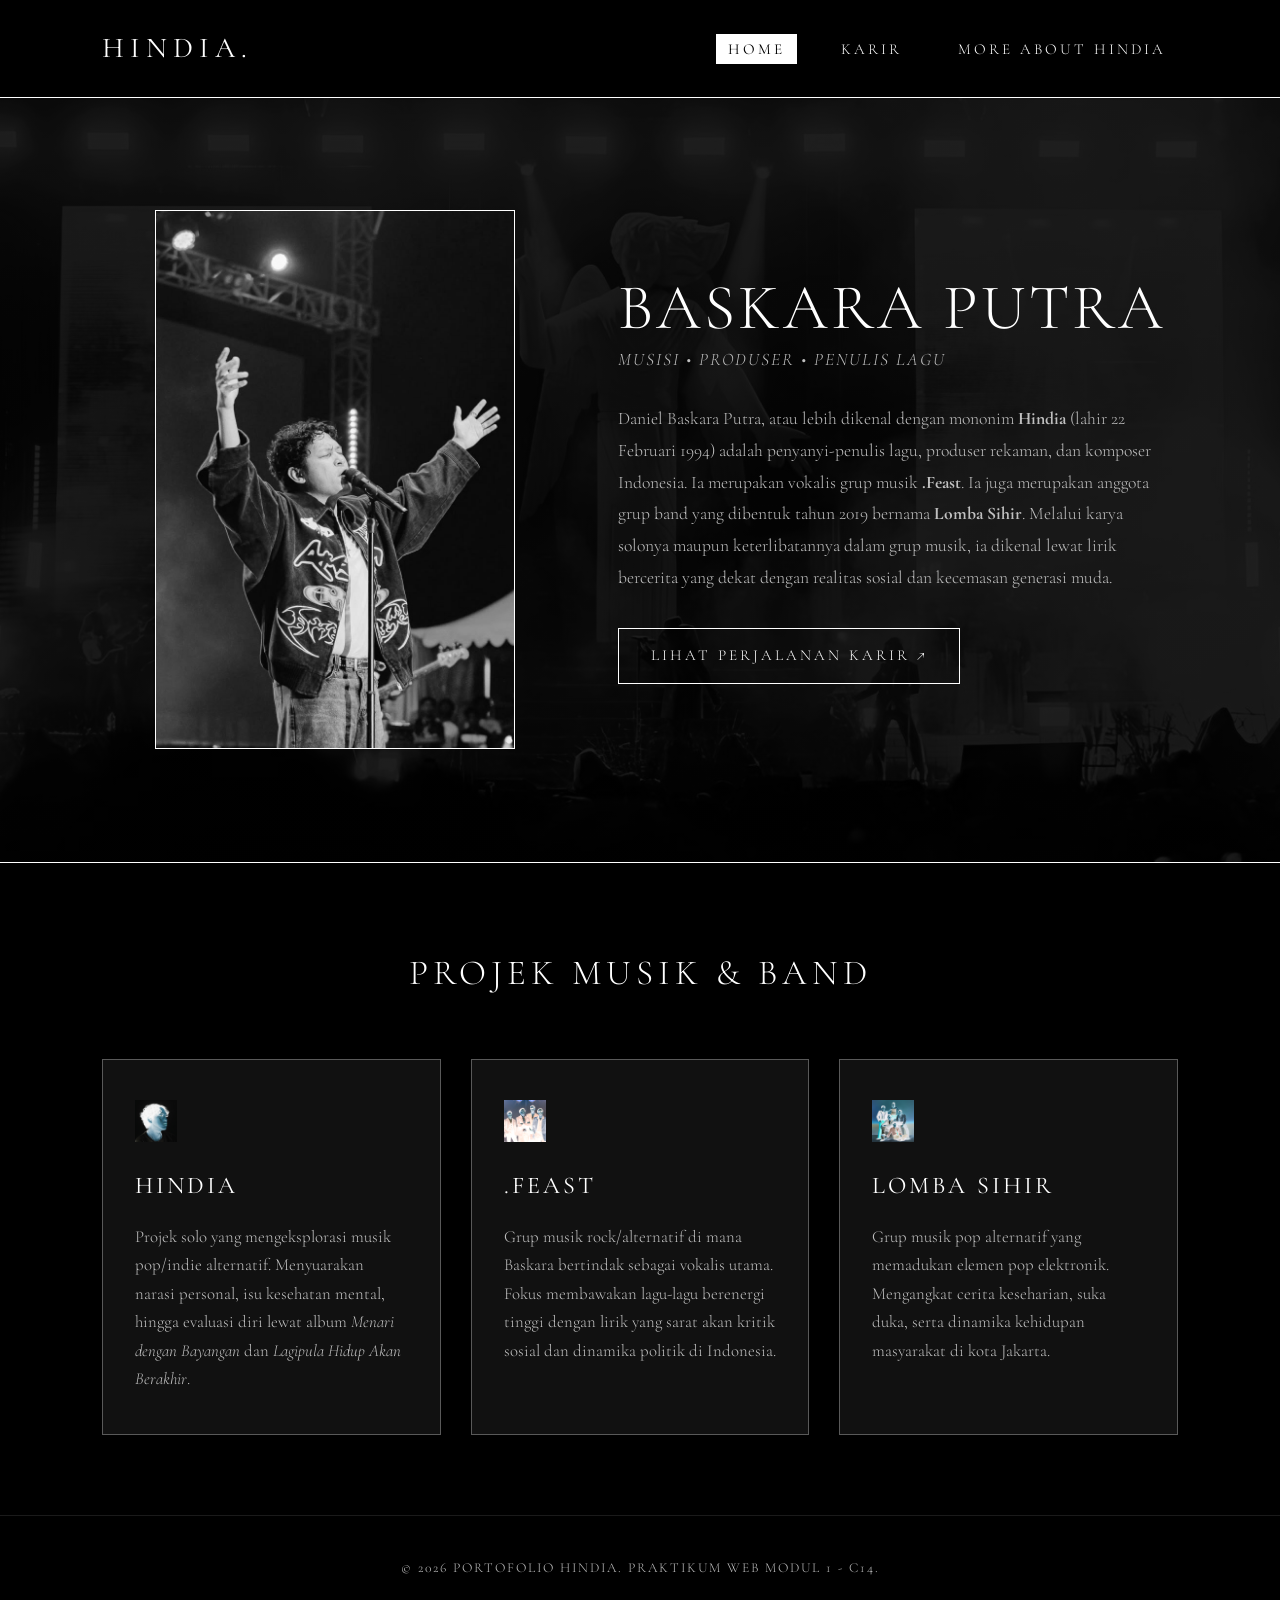
<file: index.html>
<!DOCTYPE html>
<html lang="id">
<head>
    <meta charset="UTF-8">
    <meta name="viewport" content="width=device-width, initial-scale=1.0">
    <title>Hindia | Official Website</title>
    <link rel="preconnect" href="https://fonts.googleapis.com">
    <link rel="preconnect" href="https://fonts.gstatic.com" crossorigin>
    <link href="https://fonts.googleapis.com/css2?family=Cormorant+Garamond:ital,wght@0,300;0,400;0,600;1,300;1,400&family=Inter:wght@300;400;600;700&display=swap" rel="stylesheet">
    <link rel="stylesheet" href="style-home.css">
</head>

<body>
    <header class="navbar">
        <div class="logo">HINDIA.</div>
        <nav>
            <ul class="nav-links">
                <li><a href="index.html" class="active">HOME</a></li>
                <li><a href="cv.html">KARIR</a></li>
                <li><a href="portfolio.html">MORE ABOUT HINDIA</a></li>
            </ul>
        </nav>
    </header>

    <section class="hero-section">
        <div class="hero-image">
            <img src="assets/Baskara putra Hindia.jpg" alt="Foto Baskara Putra (Hindia)">
        </div>

        <div class="hero-content">
            <h1 class="hero-title">BASKARA PUTRA</h1>
            <p class="hero-subtitle">MUSISI • PRODUSER • PENULIS LAGU</p>
            <p class="hero-description">
                Daniel Baskara Putra, atau lebih dikenal dengan mononim <b>Hindia</b> (lahir 22 Februari 1994) adalah penyanyi-penulis lagu, produser rekaman, dan komposer Indonesia. Ia merupakan vokalis grup musik <b>.Feast</b>. Ia juga merupakan anggota grup band yang dibentuk tahun 2019 bernama <b>Lomba Sihir</b>. Melalui karya solonya maupun keterlibatannya dalam grup musik, ia dikenal lewat lirik bercerita yang dekat dengan realitas sosial dan kecemasan generasi muda.
            </p>
            <a href="cv.html" class="btn-cta">LIHAT PERJALANAN KARIR ↗</a>
        </div>
    </section>

    <section class="band-section">
        <h2>PROJEK MUSIK & BAND</h2>
        <div class="band-grid">
            
            <div class="band-card">
                <img src="assets/spotify-profile-picture-hindia-3000x3000.jpg" alt="Logo Hindia" class="band-icon">
                <h3><a href="https://open.spotify.com/artist/51kyrUsAVqUBcoDEMFkX12?si=bd57cd3b3973432b">HINDIA</a></h3>
                <p>
                    Projek solo yang mengeksplorasi musik pop/indie alternatif. Menyuarakan narasi personal, isu kesehatan mental, hingga evaluasi diri lewat album <em>Menari dengan Bayangan</em> dan <em>Lagipula Hidup Akan Berakhir</em>.
                </p>
            </div>

            <div class="band-card">
                <img src="assets/spotify-profile-picture-feast-3000x3000.jpg" alt="Logo .Feast" class="band-icon">
                <h3><a href="https://open.spotify.com/artist/7Gy1PxqrgsiqWF6JNYPHeB?si=d4a4dc573a984864">.FEAST</a></h3>
                <p>
                    Grup musik rock/alternatif di mana Baskara bertindak sebagai vokalis utama. Fokus membawakan lagu-lagu berenergi tinggi dengan lirik yang sarat akan kritik sosial dan dinamika politik di Indonesia.
                </p>
            </div>

            <div class="band-card">
                <img src="assets/spotify-profile-picture-lomba-sihir-3000x3000.jpg" alt="Logo Lomba Sihir" class="band-icon">
                <h3><a href="https://open.spotify.com/artist/6wD3vtAV0P3gWB9zLs7I4j?si=891be4e5d7d04f18">LOMBA SIHIR</a></h3>
                <p>
                    Grup musik pop alternatif yang memadukan elemen pop elektronik. Mengangkat cerita keseharian, suka duka, serta dinamika kehidupan masyarakat di kota Jakarta.
                </p>
            </div>

        </div>
    </section>

    <footer>
        <p>&copy; 2026 PORTOFOLIO HINDIA. PRAKTIKUM WEB MODUL 1 - C14.</p>
    </footer>

</body>
</html>
</file>
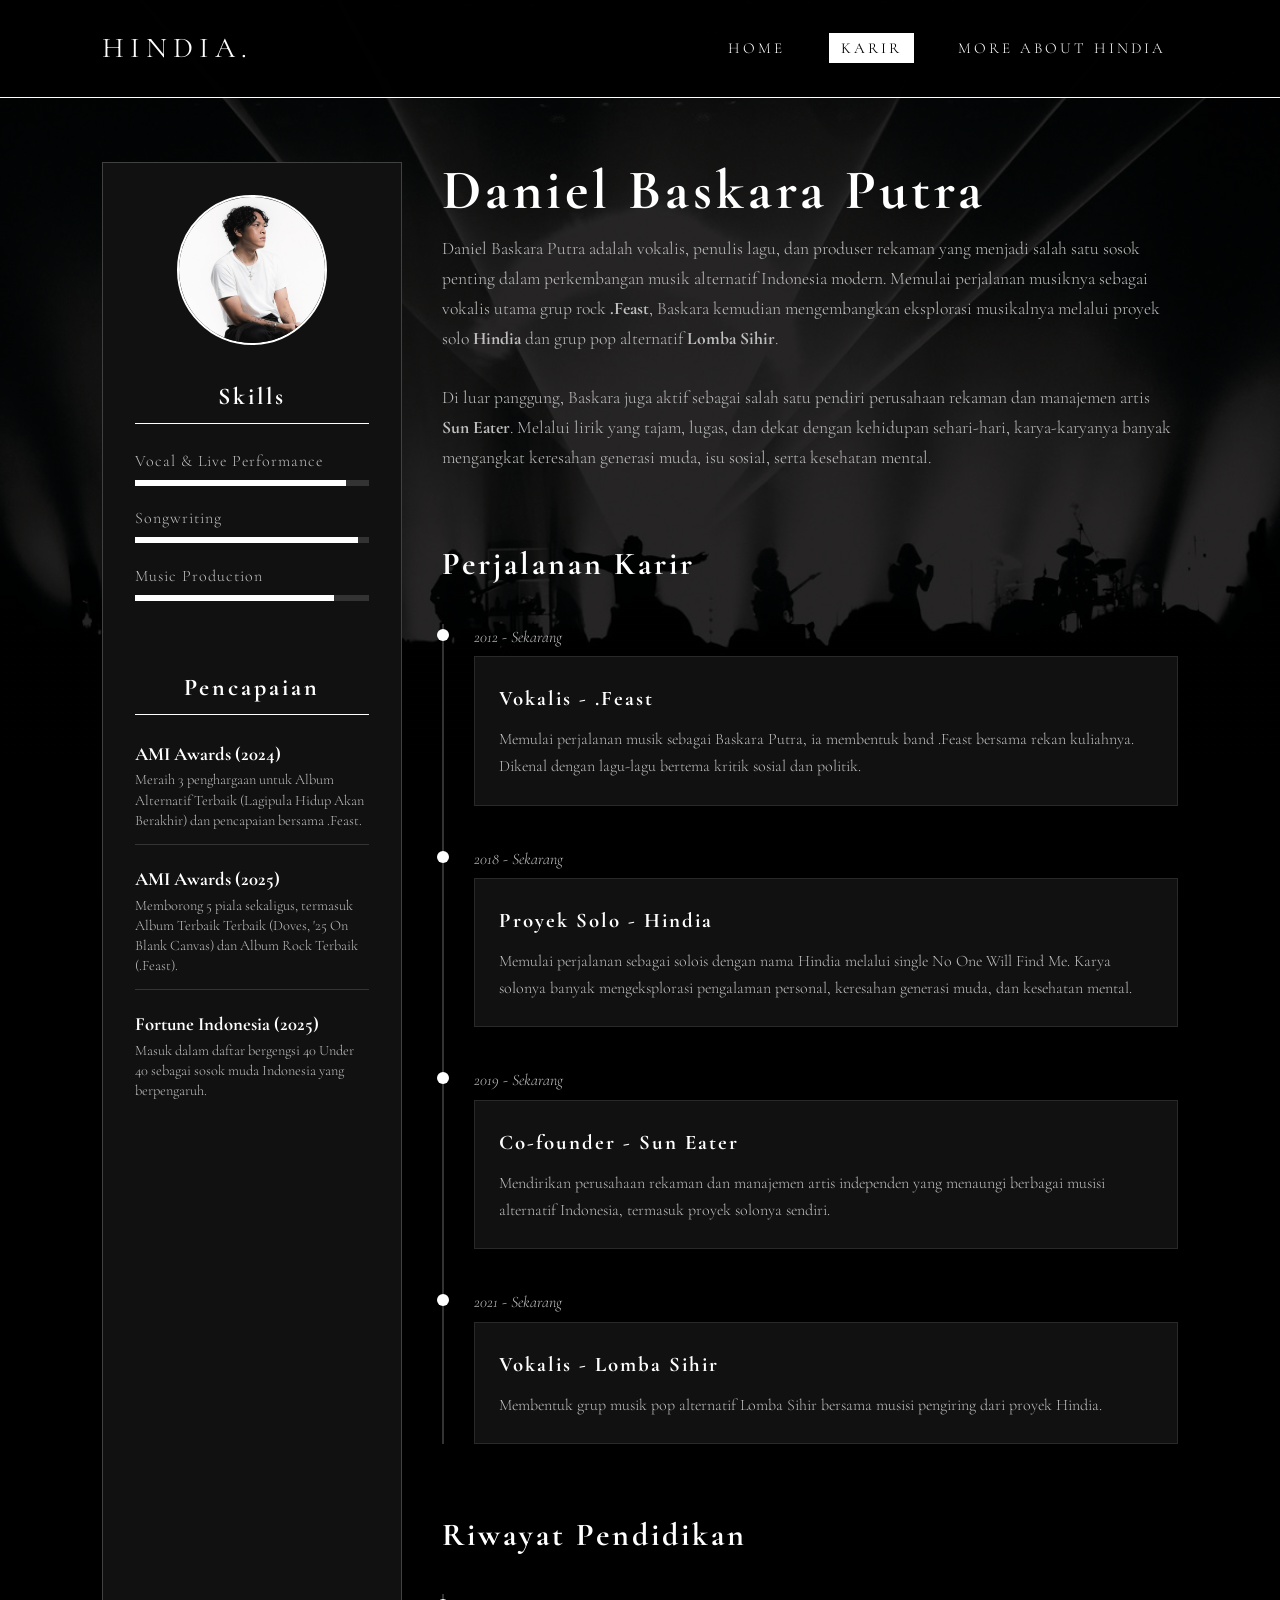
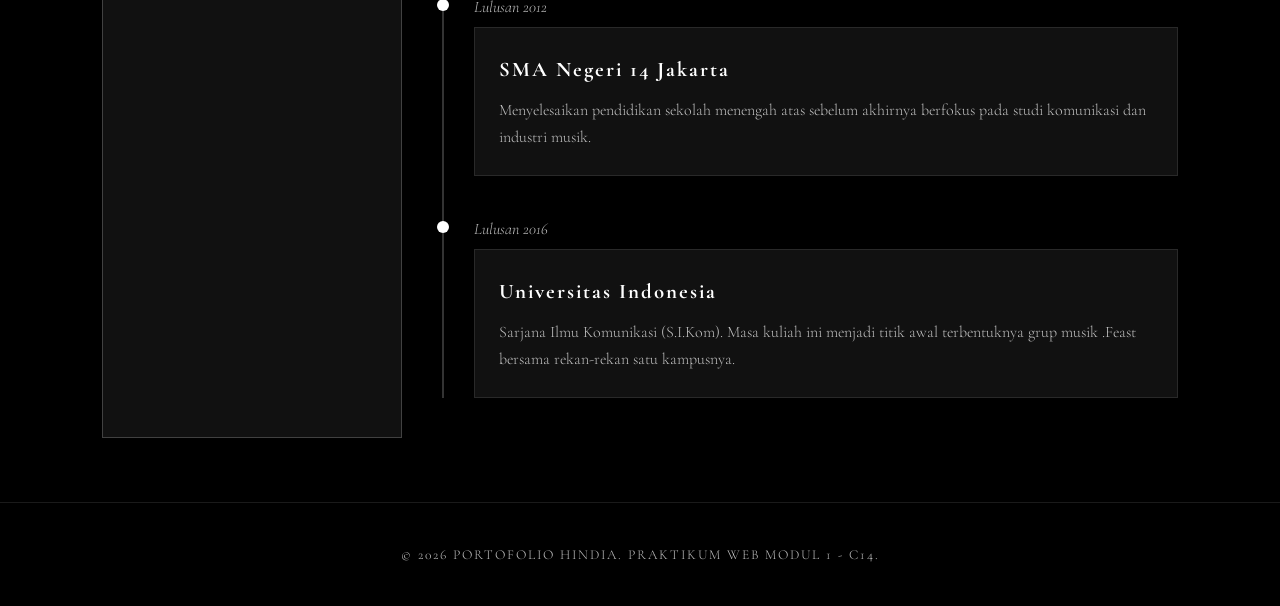
<file: cv.html>
<!DOCTYPE html>
<html lang="id">
<head>
    <meta charset="UTF-8">
    <meta name="viewport" content="width=device-width, initial-scale=1.0">
    <title>Karir | Baskara Putra (Hindia)</title>
    <link rel="preconnect" href="https://fonts.googleapis.com">
    <link rel="preconnect" href="https://fonts.gstatic.com" crossorigin>
    <link href="https://fonts.googleapis.com/css2?family=Cormorant+Garamond:ital,wght@0,300;0,400;0,600;1,300;1,400&family=Inter:wght@300;400&display=swap" rel="stylesheet">
    <link rel="stylesheet" href="style-cv.css">
</head>

<body>
    <header class="navbar">
        <div class="logo">HINDIA.</div>
        <nav>
            <ul class="nav-links">
                <li><a href="index.html">HOME</a></li>
                <li><a href="cv.html" class="active">KARIR</a></li>
                <li><a href="portfolio.html">MORE ABOUT HINDIA</a></li>
            </ul>
        </nav>
    </header>

    <main class="cv-container">
        <aside class="cv-sidebar">
            <div class="profile-pic-container">
                <img src="assets/hindia-profile.jpg" alt="Baskara Profile" class="profile-pic">
            </div>
            <h2 class="sidebar-title">Skills</h2>
            <div class="skills-section">
                <div class="skill-item">
                    <span>Vocal & Live Performance</span>
                    <div class="skill-bar"><div class="skill-level" style="width: 90%;"></div></div>
                </div>
                <div class="skill-item">
                    <span>Songwriting</span>
                    <div class="skill-bar"><div class="skill-level" style="width: 95%;"></div></div>
                </div>
                <div class="skill-item">
                    <span>Music Production</span>
                    <div class="skill-bar"><div class="skill-level" style="width: 85%;"></div></div>
                </div>
            </div>

            <h2 class="sidebar-title" style="margin-top: 3rem;">Pencapaian</h2>
            <ul class="sidebar-awards">
                <li>
                    <h3>AMI Awards (2024)</h3>
                    <span>Meraih 3 penghargaan untuk Album Alternatif Terbaik (Lagipula Hidup Akan Berakhir) dan pencapaian bersama .Feast.</span>
                </li>
                <li>
                    <h3>AMI Awards (2025)</h3>
                    <span>Memborong 5 piala sekaligus, termasuk Album Terbaik Terbaik (Doves, '25 On Blank Canvas) dan Album Rock Terbaik (.Feast).</span>
                </li>
                <li>
                    <h3>Fortune Indonesia (2025)</h3>
                    <span>Masuk dalam daftar bergengsi 40 Under 40 sebagai sosok muda Indonesia yang berpengaruh.</span>
                </li>
            </ul>
        </aside>

        <section class="cv-content">
            <h1 class="cv-name">Daniel Baskara Putra</h1>
            <p class="cv-bio">
                Daniel Baskara Putra adalah vokalis, penulis lagu, dan produser rekaman yang menjadi salah satu sosok penting dalam perkembangan musik alternatif Indonesia modern. Memulai perjalanan musiknya sebagai vokalis utama grup rock <b>.Feast</b>, Baskara kemudian mengembangkan eksplorasi musikalnya melalui proyek solo <b>Hindia</b> dan grup pop alternatif <b>Lomba Sihir</b>.
                <br><br>
                Di luar panggung, Baskara juga aktif sebagai salah satu pendiri perusahaan rekaman dan manajemen artis <b>Sun Eater</b>. Melalui lirik yang tajam, lugas, dan dekat dengan kehidupan sehari-hari, karya-karyanya banyak mengangkat keresahan generasi muda, isu sosial, serta kesehatan mental.
            </p>
            <h2 class="section-title">Perjalanan Karir</h2>
            <div class="timeline">
                <div class="timeline-item">
                    <div class="timeline-year">2012 - Sekarang</div>
                    <div class="timeline-content-box">
                        <h3>Vokalis - .Feast</h3>
                        <p>Memulai perjalanan musik sebagai Baskara Putra, ia membentuk band .Feast bersama rekan kuliahnya. Dikenal dengan lagu-lagu bertema kritik sosial dan politik.</p>
                    </div>
                </div>
                <div class="timeline-item">
                    <div class="timeline-year">2018 - Sekarang</div>
                    <div class="timeline-content-box">
                        <h3>Proyek Solo - Hindia</h3>
                        <p>Memulai perjalanan sebagai solois dengan nama Hindia melalui single No One Will Find Me. Karya solonya banyak mengeksplorasi pengalaman personal, keresahan generasi muda, dan kesehatan mental.</p>
                    </div>
                </div>
                <div class="timeline-item">
                    <div class="timeline-year">2019 - Sekarang</div>
                    <div class="timeline-content-box">
                        <h3>Co-founder - Sun Eater</h3>
                        <p>Mendirikan perusahaan rekaman dan manajemen artis independen yang menaungi berbagai musisi alternatif Indonesia, termasuk proyek solonya sendiri.</p>
                    </div>
                </div>
                <div class="timeline-item">
                    <div class="timeline-year">2021 - Sekarang</div>
                    <div class="timeline-content-box">
                        <h3>Vokalis - Lomba Sihir</h3>
                        <p>Membentuk grup musik pop alternatif Lomba Sihir bersama musisi pengiring dari proyek Hindia.</p>
                    </div>
                </div>
            </div>

            <h2 class="section-title">Riwayat Pendidikan</h2>
            <div class="timeline">
                <div class="timeline-item">
                    <div class="timeline-year">Lulusan 2012</div>
                    <div class="timeline-content-box">
                        <h3>SMA Negeri 14 Jakarta</h3>
                        <p>Menyelesaikan pendidikan sekolah menengah atas sebelum akhirnya berfokus pada studi komunikasi dan industri musik.</p>
                    </div>
                </div>

                <div class="timeline-item">
                    <div class="timeline-year">Lulusan 2016</div>
                    <div class="timeline-content-box">
                        <h3>Universitas Indonesia</h3>
                        <p>Sarjana Ilmu Komunikasi (S.I.Kom). Masa kuliah ini menjadi titik awal terbentuknya grup musik .Feast bersama rekan-rekan satu kampusnya.</p>
                    </div>
                </div>
            </div>
            
        </section>
    </main>

    <footer>
        <p>© 2026 PORTOFOLIO HINDIA. PRAKTIKUM WEB MODUL 1 - C14.</p>
    </footer>
</body>
</html>
</file>
<file: style-home.css>
* {
    margin: 0;
    padding: 0;
    box-sizing: border-box;
    font-family: 'Cormorant Garamond', 'Times New Roman', Times, serif;
    border-radius: 0 !important;
}

:root {
    --color-black: #000000;
    --color-card-bg: #111111;
    --color-white: #ffffff;
    --color-light-gray: #c0c0c0;
}

body {
    background-color: var(--color-black);
    color: var(--color-white);
    line-height: 1.7;
    font-weight: 300; 
    font-size: 1.1rem;
}

b, strong {
    font-weight: 700;
}

.navbar {
    position: sticky;
    top: 0;
    z-index: 1000;
    background-color: rgba(0, 0, 0, 0.95);
    display: flex;
    justify-content: space-between;
    align-items: center;
    padding: 1.5rem 8%;
    border-bottom: 1px solid var(--color-white);
}

.logo {
    font-size: 1.8rem;
    font-weight: 400;
    letter-spacing: 6px;
    color: var(--color-white);
}

.nav-links {
    display: flex;
    list-style: none;
    gap: 32px;
}

.nav-links a {
    color: var(--color-white);
    text-decoration: none;
    font-weight: 300;
    font-size: 0.95rem;
    letter-spacing: 3px;
    padding: 6px 12px;
    transition: all 0.2s ease;
}

.nav-links a:hover,
.nav-links a.active {
    background-color: var(--color-white);
    color: var(--color-black);
    font-weight: 400;
}

.hero-section {
    position: relative;
    display: flex;
    align-items: center;
    justify-content: space-between;
    min-height: 85vh;
    padding: 4rem 8%;
    gap: 50px;
    
    background: linear-gradient(
        rgba(0, 0, 0, 0.88), 
        rgba(0, 0, 0, 0.88)
    ), url('assets/home-bg.jpg');
    background-size: cover;
    background-position: center;
    border-bottom: 1px solid var(--color-white);
    filter: grayscale(100%);
}

.hero-image {
    flex: 1;
    display: flex;
    justify-content: center;
}

.hero-image img {
    width: 100%;
    max-width: 360px;
    height: auto;
    border: 1px solid var(--color-white);
    filter: grayscale(100%);
    object-fit: cover;
}

.hero-content {
    flex: 1.2;
    max-width: 600px;
}

.badge {
    border: 1px solid var(--color-white);
    color: var(--color-white);
    padding: 4px 14px;
    font-size: 0.85rem;
    font-weight: 300;
    display: inline-block;
    margin-bottom: 1.5rem;
    letter-spacing: 3px;
    font-style: italic;
}

.hero-title {
    font-size: 4rem; 
    font-weight: 300;
    color: var(--color-white);
    margin-bottom: 0.3rem;
    letter-spacing: 3px;
    line-height: 1;
}

.hero-subtitle {
    font-size: 1.1rem;
    color: var(--color-light-gray);
    margin-bottom: 1.8rem;
    font-weight: 300;
    letter-spacing: 2px;
    font-style: italic;
}

.hero-description {
    color: var(--color-light-gray);
    margin-bottom: 2.2rem;
    font-size: 1.1rem;
    font-weight: 300;
    line-height: 1.8;
}

.hero-description b, 
.hero-description strong {
    font-weight: 700;
}

.btn-cta {
    display: inline-block;
    padding: 14px 32px;
    background-color: transparent;
    color: var(--color-white);
    text-decoration: none;
    font-weight: 300;
    font-size: 0.95rem;
    letter-spacing: 3px;
    border: 1px solid var(--color-white);
    transition: all 0.3s ease;
}

.btn-cta:hover {
    background-color: var(--color-white);
    color: var(--color-black);
}

.band-section {
    padding: 5rem 8%;
    background-color: var(--color-black);
}

.band-section h2 {
    font-size: 2.2rem;
    font-weight: 300;
    margin-bottom: 3.5rem;
    color: var(--color-white);
    text-align: center;
    letter-spacing: 5px;
}

.band-grid {
    display: grid;
    grid-template-columns: repeat(3, 1fr);
    gap: 30px;
}

.band-card {
    background-color: var(--color-card-bg);
    padding: 2.5rem 2rem;
    border: 1px solid rgba(255, 255, 255, 0.3);
    transition: all 0.3s ease;
    display: flex;
    flex-direction: column;
    align-items: flex-start;
}


.band-card:hover {
    transform: translateY(-6px);
    border-color: var(--color-white);
    background-color: var(--color-white);
    color: var(--color-black);
}

.band-card:hover h3, 
.band-card:hover p,
.band-card:hover a {
    color: var(--color-black);
}

.band-icon {
    width: 42px;
    height: 42px;
    object-fit: contain;
    margin-bottom: 1.5rem;
    filter: invert(100%);
    transition: filter 0.3s ease;
}

.band-card:hover .band-icon {
    filter: invert(0%);
}

.band-card h3, .band-card a {
    font-size: 1.5rem;
    font-weight: 400;
    margin-bottom: 1rem;
    letter-spacing: 3px;
    color: var(--color-white);
    text-decoration: none;
}

.band-card p {
    color: var(--color-light-gray);
    font-size: 1.05rem;
    font-weight: 300;
    line-height: 1.7;
}

footer {
    text-align: center;
    padding: 2.5rem;
    background-color: var(--color-black);
    color: var(--color-light-gray);
    font-size: 0.85rem;
    font-weight: 300;
    letter-spacing: 2px;
    border-top: 1px solid rgba(255, 255, 255, 0.1);
}

@media (max-width: 768px) {
    .navbar {
        flex-direction: column;
        gap: 15px;
    }

    .hero-section {
        flex-direction: column;
        text-align: center;
        padding: 3rem 5%;
    }

    .hero-title {
        font-size: 2.8rem;
    }

    .band-grid {
        grid-template-columns: 1fr;
    }
}

@media (max-width: 1024px) and (min-width: 769px) {
    .band-grid {
        grid-template-columns: repeat(2, 1fr);
    }
    .hero-section {
        gap: 30px;
        padding: 4rem 5%;
    }
}

@media (max-width: 768px) {
    .navbar {
        flex-direction: column;
        gap: 15px;
    }

    .hero-section {
        flex-direction: column;
        text-align: center;
        padding: 3rem 5%;
    }

    .hero-title {
        font-size: 2.8rem;
    }

    .band-grid {
        grid-template-columns: 1fr;
    }
}
</file>
<file: style-cv.css>
:root {
    --color-black: #000000;
    --color-card-bg: #111111;
    --color-white: #ffffff;
    --color-light-gray: #c0c0c0;
    --color-accent: #333333;
}

* {
    margin: 0;
    padding: 0;
    box-sizing: border-box;
    font-family: 'Cormorant Garamond', 'Times New Roman', Times, serif;
}

body {
    background-color: var(--color-black);
    color: var(--color-white);
    line-height: 1.7;
    font-weight: 300;

    background-image: linear-gradient(rgba(0, 0, 0, 0.85), rgba(0, 0, 0, 0.85)), url('assets/cv-bg.jpg');
    background-size: cover;
    background-attachment: fixed;
    background-position: center;
}

.navbar {
    position: sticky;
    top: 0;
    z-index: 1000;
    background-color: rgba(0, 0, 0, 0.95);
    display: flex;
    justify-content: space-between;
    align-items: center;
    padding: 1.5rem 8%;
    border-bottom: 1px solid var(--color-white);
}

.logo {
    font-size: 1.8rem;
    font-weight: 400;
    letter-spacing: 6px;
    color: var(--color-white);
}

.nav-links {
    display: flex;
    list-style: none;
    gap: 32px;
}

.nav-links a {
    color: var(--color-white);
    text-decoration: none;
    font-weight: 300;
    font-size: 0.95rem;
    letter-spacing: 3px;
    padding: 6px 12px;
    transition: all 0.2s ease;
}

.nav-links a:hover,
.nav-links a.active {
    background-color: var(--color-white);
    color: var(--color-black);
    font-weight: 400;
}

footer {
    text-align: center;
    padding: 2.5rem;
    background-color: var(--color-black);
    color: var(--color-light-gray);
    font-size: 0.85rem;
    font-weight: 300;
    letter-spacing: 2px;
    border-top: 1px solid rgba(255, 255, 255, 0.1);
}

.cv-container {
    display: grid;
    grid-template-columns: 300px 1fr;
    gap: 40px;
    padding: 4rem 8%;
    min-height: 80vh;
}

.cv-sidebar {
    background-color: var(--color-card-bg);
    padding: 2rem;
    border: 1px solid rgba(255, 255, 255, 0.2);
    display: flex;
    flex-direction: column;
    align-items: center;
}

.profile-pic-container {
    width: 150px;
    height: 150px;
    border-radius: 50%;
    overflow: hidden;
    margin-bottom: 2rem;
    border: 2px solid var(--color-white);
}

.profile-pic {
    width: 100%;
    height: 100%;
    object-fit: cover;
}

.sidebar-title {
    font-size: 1.5rem;
    letter-spacing: 3px;
    margin-bottom: 1.5rem;
    border-bottom: 1px solid var(--color-white);
    padding-bottom: 5px;
    width: 100%;
    text-align: center;
}

.skills-section {
    width: 100%;
}

.skill-item {
    margin-bottom: 1.2rem;
}

.skill-item span {
    font-size: 1rem;
    letter-spacing: 1px;
    display: block;
    margin-bottom: 5px;
    color: var(--color-light-gray);
}

.skill-bar {
    width: 100%;
    height: 6px;
    background-color: #333;
}

.skill-level {
    height: 100%;
    background-color: var(--color-white);
}

.sidebar-awards {
    list-style: none;
    width: 100%;
}

.sidebar-awards li {
    margin-bottom: 1.2rem;
    border-bottom: 1px solid rgba(255, 255, 255, 0.15);
    padding-bottom: 0.8rem;
}

.sidebar-awards li:last-child {
    border-bottom: none;
    margin-bottom: 0;
}

.sidebar-awards li span {
    color: var(--color-light-gray);
    font-size: 0.9rem;
    line-height: 1.4;
    display: block;
}

.cv-name {
    font-size: 3.5rem;
    letter-spacing: 4px;
    line-height: 1;
    margin-bottom: 1rem;
}

.cv-bio {
    color: var(--color-light-gray);
    font-size: 1.1rem;
    margin-bottom: 3rem;
}

.section-title {
    font-size: 2rem;
    letter-spacing: 3px;
    margin-top: 4rem;
    margin-bottom: 2rem;
}

.timeline {
    position: relative;
    border-left: 2px solid var(--color-accent);
    padding-left: 30px;
}

.timeline-item {
    position: relative;
    margin-bottom: 2.5rem;
    transition: all 0.3s ease;
}

.timeline-item::before {
    content: '';
    position: absolute;
    left: -37px;
    top: 5px;
    width: 12px;
    height: 12px;
    background-color: var(--color-white);
    border-radius: 50%;
}

.timeline-year {
    font-style: italic;
    color: var(--color-light-gray);
    margin-bottom: 5px;
}

.timeline-content-box {
    background-color: var(--color-card-bg);
    padding: 1.5rem;
    border: 1px solid rgba(255, 255, 255, 0.1);
    transition: all 0.3s ease;
}

.timeline-content-box h3 {
    font-size: 1.3rem;
    letter-spacing: 2px;
    margin-bottom: 10px;
}

.timeline-content-box p {
    color: var(--color-light-gray);
    font-size: 1rem;
}

.timeline-item:hover .timeline-content-box {
    background-color: var(--color-white);
    color: var(--color-black);
    transform: translateX(10px);
}

.timeline-item:hover .timeline-content-box h3,
.timeline-item:hover .timeline-content-box p {
    color: var(--color-black);
}

@media (max-width: 768px) {
    .navbar {
        flex-direction: column;
        gap: 15px;
    }
    
    .cv-container {
        grid-template-columns: 1fr;
        padding: 2rem 5%;
    }

    .cv-name {
        font-size: 2.5rem;
        text-align: center;
    }

    .cv-bio {
        text-align: center;
    }
}
</file>
